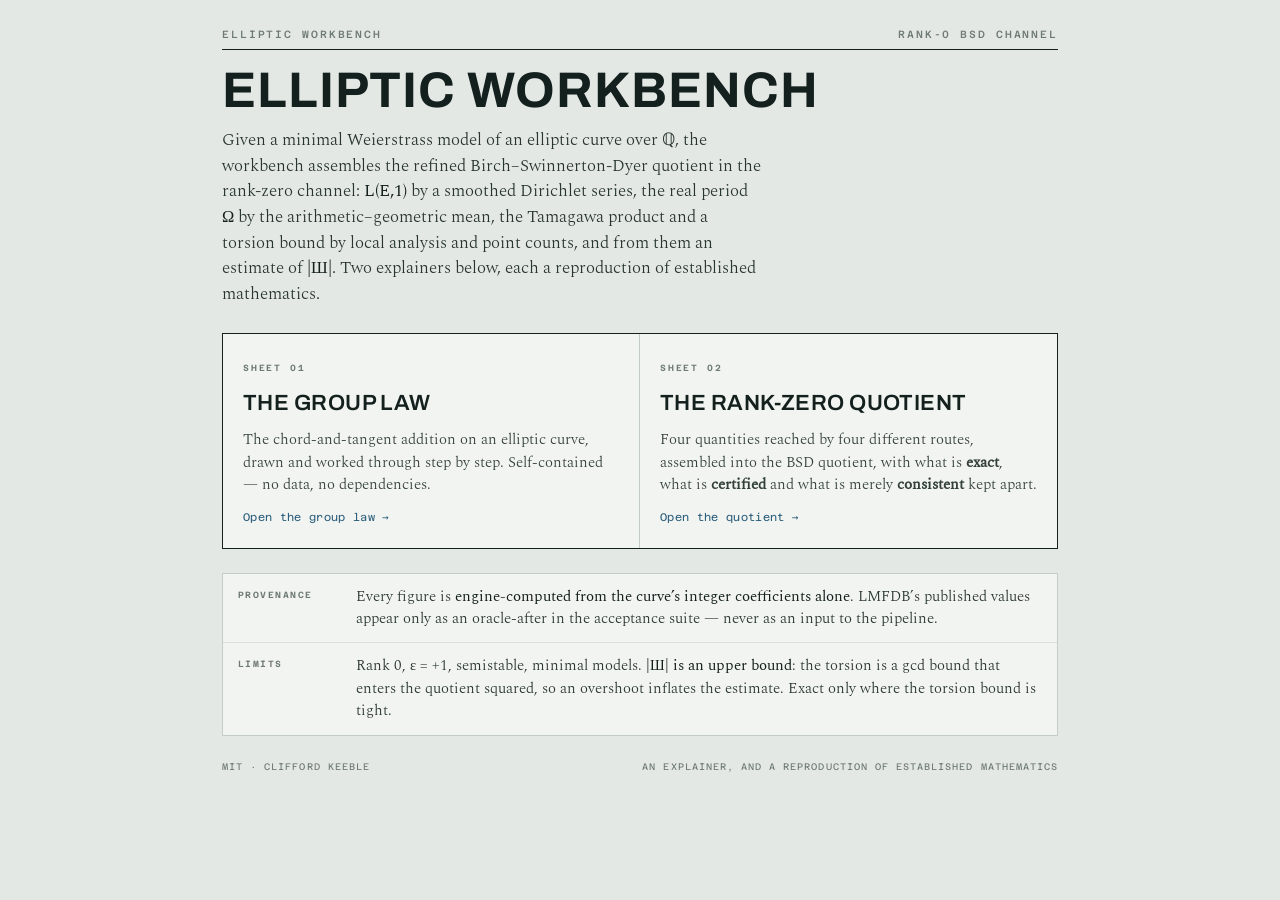
<file: index.html>
<!DOCTYPE html>
<html lang="en-GB">
<head>
<meta charset="utf-8">
<meta name="viewport" content="width=device-width, initial-scale=1">
<title>Elliptic workbench</title>
<link rel="stylesheet" href="web/fonts/fonts.css">
<style>
:root{
  --film:#E4E8E4; --plate:#F2F4F1; --ink:#14201E; --graphite:#6E7A76;
  --rule:#C4CCC6; --hair:#D9DFDA; --blue:#2D5F7C; --accent:#B8391E; --ochre:#8A6D1F;
  --display:"Archivo",-apple-system,"Segoe UI",sans-serif;
  --body:"Spectral",Georgia,serif;
  --data:"Azeret Mono",ui-monospace,"SFMono-Regular",Menlo,monospace;
}
*{box-sizing:border-box}
html,body{margin:0;padding:0}
body{background:var(--film);color:var(--ink);font-family:var(--body);
  font-size:16px;line-height:1.55;-webkit-font-smoothing:antialiased}
.sheet{max-width:880px;margin:0 auto;padding:26px 22px 44px}

.eyebrow{display:flex;justify-content:space-between;align-items:baseline;gap:16px;
  font-family:var(--data);font-size:10.5px;font-weight:500;letter-spacing:.18em;
  text-transform:uppercase;color:var(--graphite);
  border-bottom:1px solid var(--ink);padding-bottom:7px}
h1{font-family:var(--display);font-weight:700;font-size:clamp(30px,5.6vw,50px);
  line-height:1;letter-spacing:.02em;text-transform:uppercase;margin:16px 0 0}
.standfirst{max-width:60ch;margin:12px 0 0;font-size:16.5px;font-weight:300;color:#28352F}
.standfirst b{font-weight:400;color:var(--ink)}

/* the two panels */
.panels{display:grid;grid-template-columns:1fr 1fr;gap:0;margin-top:26px;
  border:1px solid var(--ink);background:var(--plate)}
.panels a{display:block;text-decoration:none;color:var(--ink);
  border-right:1px solid var(--rule);padding:20px 20px 22px}
.panels a:last-child{border-right:0}
.panels a:hover{background:#EBEEEA}
.panels a:focus-visible{outline:2px solid var(--accent);outline-offset:-2px}
.pk{font-family:var(--data);font-size:9px;font-weight:600;letter-spacing:.2em;
  text-transform:uppercase;color:var(--graphite)}
.pt{font-family:var(--display);font-weight:600;font-size:22px;letter-spacing:.02em;
  text-transform:uppercase;margin:7px 0 0}
.pd{margin:9px 0 0;font-size:14.5px;font-weight:300;color:#33403A}
.pgo{font-family:var(--data);font-size:11px;color:var(--blue);margin:12px 0 0;letter-spacing:.03em}

/* provenance + limits register */
.reg{margin-top:24px;border:1px solid var(--rule);background:var(--plate)}
.reg .row{display:flex;gap:14px;padding:12px 15px;border-bottom:1px solid var(--hair);
  font-size:14.5px;font-weight:300;color:#28352F}
.reg .row:last-child{border-bottom:0}
.reg .k{flex:none;width:104px;font-family:var(--data);font-size:9px;font-weight:600;
  letter-spacing:.16em;text-transform:uppercase;color:var(--graphite);padding-top:3px}
.reg b{font-weight:400;color:var(--ink)}

.foot{margin-top:24px;font-family:var(--data);font-size:9.5px;letter-spacing:.11em;
  text-transform:uppercase;color:var(--graphite);
  display:flex;justify-content:space-between;gap:16px;flex-wrap:wrap}

@media (max-width:640px){
  .panels{grid-template-columns:1fr}
  .panels a{border-right:0;border-bottom:1px solid var(--rule)}
  .panels a:last-child{border-bottom:0}
}
</style>
</head>
<body>
<div class="sheet">

  <div class="eyebrow">
    <span>Elliptic workbench</span>
    <span>Rank-0 BSD channel</span>
  </div>

  <h1>Elliptic workbench</h1>

  <p class="standfirst">
    Given a minimal Weierstrass model of an elliptic curve over&nbsp;ℚ, the workbench assembles
    the refined Birch&ndash;Swinnerton-Dyer quotient in the rank-zero channel: <b>L(E,1)</b> by a
    smoothed Dirichlet series, the real period <b>&Omega;</b> by the arithmetic&ndash;geometric
    mean, the Tamagawa product and a torsion bound by local analysis and point counts, and from
    them an estimate of <b>|&#1064;|</b>. Two explainers below, each a reproduction of established
    mathematics.
  </p>

  <div class="panels">
    <a href="web/group-law.html">
      <span class="pk">Sheet 01</span>
      <p class="pt">The group law</p>
      <p class="pd">The chord-and-tangent addition on an elliptic curve, drawn and worked through
        step by step. Self-contained &mdash; no data, no dependencies.</p>
      <p class="pgo">Open the group law &rarr;</p>
    </a>
    <a href="web/quotient-panel.html">
      <span class="pk">Sheet 02</span>
      <p class="pt">The rank-zero quotient</p>
      <p class="pd">Four quantities reached by four different routes, assembled into the BSD
        quotient, with what is <b>exact</b>, what is <b>certified</b> and what is merely
        <b>consistent</b> kept apart.</p>
      <p class="pgo">Open the quotient &rarr;</p>
    </a>
  </div>

  <div class="reg">
    <div class="row">
      <span class="k">Provenance</span>
      <span>Every figure is <b>engine-computed from the curve&rsquo;s integer coefficients alone</b>.
        LMFDB&rsquo;s published values appear only as an oracle-after in the acceptance suite &mdash;
        never as an input to the pipeline.</span>
    </div>
    <div class="row">
      <span class="k">Limits</span>
      <span>Rank&nbsp;0, &epsilon;&nbsp;=&nbsp;+1, semistable, minimal models. <b>|&#1064;| is an upper
        bound</b>: the torsion is a gcd bound that enters the quotient squared, so an overshoot
        inflates the estimate. Exact only where the torsion bound is tight.</span>
    </div>
  </div>

  <div class="foot">
    <span>MIT &middot; Clifford Keeble</span>
    <span>An explainer, and a reproduction of established mathematics</span>
  </div>

</div>
</body>
</html>
</file>
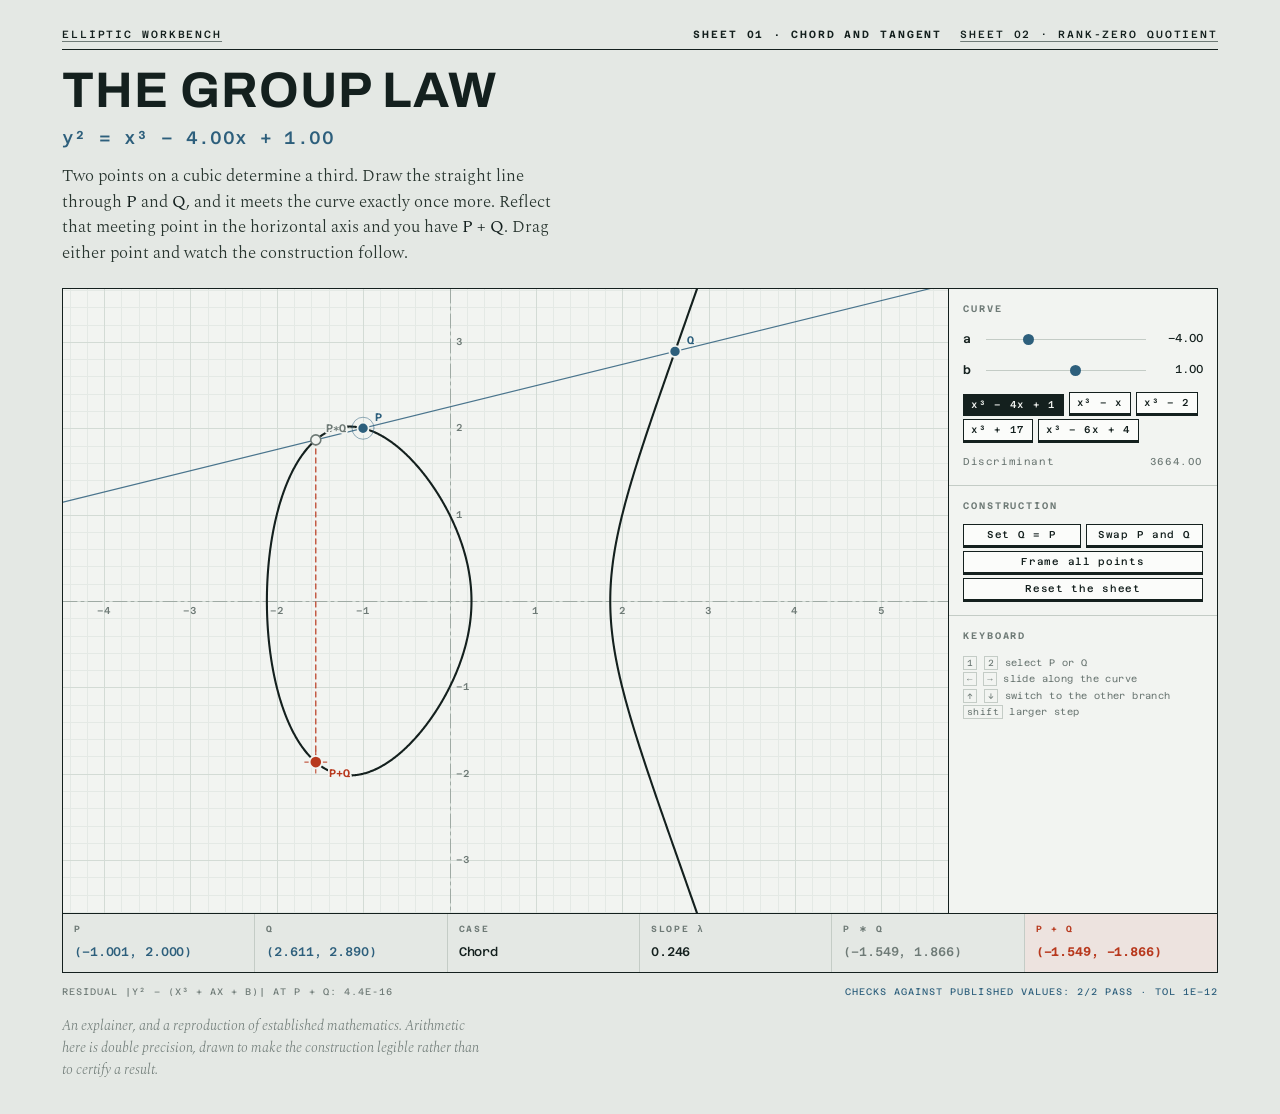
<file: web/group-law.html>
<!DOCTYPE html>
<html lang="en-GB">
<head>
<meta charset="utf-8">
<meta name="viewport" content="width=device-width, initial-scale=1">
<title>The group law</title>
<link rel="stylesheet" href="fonts/fonts.css">
<style>
:root{
  --film:#E4E8E4;
  --plate:#F2F4F1;
  --ink:#14201E;
  --graphite:#6E7A76;
  --rule:#C4CCC6;
  --hair:#D9DFDA;
  --blue:#2D5F7C;
  --accent:#B8391E;
  --display:"Archivo",-apple-system,"Segoe UI",sans-serif;
  --body:"Spectral",Georgia,serif;
  --data:"Azeret Mono",ui-monospace,"SFMono-Regular",Menlo,monospace;
}
*{box-sizing:border-box}
html,body{margin:0;padding:0}
body{
  background:var(--film);
  color:var(--ink);
  font-family:var(--body);
  font-size:16px;
  line-height:1.55;
  -webkit-font-smoothing:antialiased;
}
.sheet{max-width:1200px;margin:0 auto;padding:26px 22px 34px}

/* ---------- header ---------- */
.eyebrow{
  display:flex;justify-content:space-between;align-items:baseline;gap:6px 16px;flex-wrap:wrap;
  font-family:var(--data);font-size:10.5px;font-weight:500;
  letter-spacing:.18em;text-transform:uppercase;color:var(--graphite);
  border-bottom:1px solid var(--ink);padding-bottom:7px;
}
/* The top line is the way between the sheets: home, then each sheet, the current one marked. */
.eyebrow .sheets{display:flex;flex-wrap:wrap;gap:6px 18px}
.eyebrow a{color:var(--ink);text-decoration:underline;text-decoration-color:var(--graphite);text-decoration-thickness:1px;text-underline-offset:3px}
.eyebrow a:hover{color:var(--accent);text-decoration-color:currentColor}
.eyebrow a:focus-visible{outline:2px solid var(--accent);outline-offset:2px}
.eyebrow a[aria-current=page]{font-weight:600;text-decoration:none}
h1{
  font-family:var(--display);font-weight:700;
  font-size:clamp(30px,5.6vw,50px);line-height:1;
  letter-spacing:.02em;text-transform:uppercase;
  margin:16px 0 0;
}
.eqn{
  font-family:var(--data);font-size:clamp(14px,2.4vw,18px);font-weight:500;
  color:var(--blue);margin:8px 0 0;letter-spacing:.02em;
}
.standfirst{
  max-width:56ch;margin:12px 0 0;font-size:16.5px;font-weight:300;
  color:#28352F;
}
.standfirst b{font-weight:400;color:var(--ink)}

/* ---------- board ---------- */
.board{
  display:grid;grid-template-columns:minmax(0,1fr) 268px;gap:0;
  margin-top:22px;border:1px solid var(--ink);background:var(--plate);
}
.plate-wrap{position:relative;border-right:1px solid var(--ink);min-width:0}
canvas{display:block;width:100%;height:100%;touch-action:none;cursor:crosshair}
.plate-wrap:focus-visible{outline:2px solid var(--accent);outline-offset:-2px}
/* The frame takes its height from its width alone, never from the canvas it holds. */
.plate-wrap{aspect-ratio:1.42;outline:none;min-height:0}
.offview{
  position:absolute;left:10px;bottom:10px;
  display:none;align-items:center;gap:8px;
  background:var(--plate);border:1px solid var(--accent);
  padding:5px 8px;font-family:var(--data);font-size:10px;
  letter-spacing:.09em;text-transform:uppercase;color:var(--accent);
}
.offview.on{display:flex}
.offview button{
  font-family:var(--data);font-size:10px;letter-spacing:.09em;text-transform:uppercase;
  background:var(--accent);color:var(--plate);border:0;padding:3px 7px;cursor:pointer;
}

/* ---------- controls ---------- */
.panel{padding:0;min-width:0}
.grp{border-bottom:1px solid var(--rule);padding:13px 14px 15px}
.grp:last-child{border-bottom:0}
.grp h2{
  font-family:var(--data);font-size:9.5px;font-weight:600;
  letter-spacing:.2em;text-transform:uppercase;color:var(--graphite);
  margin:0 0 11px;
}
.slider{display:flex;align-items:center;gap:9px;margin-bottom:9px}
.slider label{
  font-family:var(--data);font-size:12px;font-weight:600;width:12px;color:var(--ink);
}
.slider input[type=range]{
  flex:1;min-width:0;height:18px;appearance:none;background:transparent;cursor:ew-resize;
}
.slider input[type=range]::-webkit-slider-runnable-track{height:1px;background:var(--rule)}
.slider input[type=range]::-moz-range-track{height:1px;background:var(--rule)}
.slider input[type=range]::-webkit-slider-thumb{
  appearance:none;width:11px;height:11px;margin-top:-5px;border-radius:50%;
  background:var(--blue);border:0;
}
.slider input[type=range]::-moz-range-thumb{
  width:11px;height:11px;border-radius:50%;background:var(--blue);border:0;
}
.slider input[type=range]:focus-visible{outline:2px solid var(--accent);outline-offset:3px}
.slider .num{
  font-family:var(--data);font-size:11.5px;font-variant-numeric:tabular-nums;
  width:46px;text-align:right;color:var(--ink);
}
.chips{display:flex;flex-wrap:wrap;gap:5px;margin-top:11px;padding-bottom:2px}
/* A button is a raised key: an ink edge with a 2px ink step under it, so it
   reads as something to press. Pressed, or selected, it sinks onto the step. */
.chip,.act{
  font-family:var(--data);font-size:10px;font-weight:500;letter-spacing:.07em;
  background:#FBFCFA;color:var(--ink);border:1px solid var(--ink);
  box-shadow:0 2px 0 var(--ink);
  padding:5px 7px;cursor:pointer;line-height:1;
  transition:transform .06s ease,box-shadow .06s ease,background-color .06s ease;
}
.chip:hover,.act:hover{background:#fff}
.chip:active,.act:active,.chip[aria-pressed=true]{transform:translateY(2px);box-shadow:0 0 0 var(--ink)}
.chip[aria-pressed=true]{background:var(--ink);color:var(--plate)}
.chip:focus-visible,.act:focus-visible{outline:2px solid var(--accent);outline-offset:2px}
.acts{display:grid;grid-template-columns:1fr 1fr;gap:5px}
.acts .wide{grid-column:1/-1}
.disc{
  font-family:var(--data);font-size:10px;letter-spacing:.06em;color:var(--graphite);
  margin-top:11px;display:flex;justify-content:space-between;
}
.disc.bad{color:var(--accent)}
.hint{
  font-family:var(--data);font-size:9.5px;line-height:1.7;letter-spacing:.04em;
  color:var(--graphite);margin:0;
}
.hint kbd{
  font-family:var(--data);font-size:9px;border:1px solid var(--rule);
  padding:1px 3px;background:var(--plate);
}

/* ---------- titleblock ---------- */
.titleblock{
  border:1px solid var(--ink);border-top:0;
  display:grid;grid-template-columns:repeat(6,1fr);
}
.cell{border-right:1px solid var(--rule);padding:9px 11px 10px;min-width:0}
.cell:last-child{border-right:0}
.lit{text-transform:none}
.cell .k{
  display:block;font-family:var(--data);font-size:9px;font-weight:600;
  letter-spacing:.19em;text-transform:uppercase;color:var(--graphite);margin-bottom:5px;
}
.cell .v{
  display:block;font-family:var(--data);font-size:12.5px;font-weight:500;
  font-variant-numeric:tabular-nums;letter-spacing:-.01em;
  white-space:nowrap;overflow:hidden;text-overflow:ellipsis;
}
.cell.q .v,.cell.p .v{color:var(--blue)}
.cell.star .v{color:var(--graphite)}
.cell.sum{background:#EDE3DF}
.cell.sum .k{color:var(--accent)}
.cell.sum .v{color:var(--accent);font-weight:600}

/* ---------- foot ---------- */
.foot{
  display:flex;justify-content:space-between;align-items:baseline;
  gap:20px;flex-wrap:wrap;margin-top:12px;
  font-family:var(--data);font-size:9.5px;letter-spacing:.11em;
  text-transform:uppercase;color:var(--graphite);
}
.foot .ok{color:var(--blue)}
.foot .fail{color:var(--accent);font-weight:600}
.note{
  max-width:60ch;margin:16px 0 0;font-size:14px;font-weight:300;
  font-style:italic;color:var(--graphite);
}

@media (max-width:880px){
  .board{grid-template-columns:1fr}
  .plate-wrap{border-right:0;border-bottom:1px solid var(--ink);aspect-ratio:1.12}
  .titleblock{grid-template-columns:repeat(2,1fr)}
  .cell{border-bottom:1px solid var(--rule)}
  .cell:nth-child(2n){border-right:0}
}
@media (prefers-reduced-motion:reduce){*{animation:none!important;transition:none!important}}
</style>
</head>
<body>
<div class="sheet">

  <nav class="eyebrow" aria-label="Elliptic workbench">
    <a href="../index.html">Elliptic workbench</a>
    <span class="sheets">
      <a href="group-law.html" aria-current="page">Sheet 01 &middot; Chord and tangent</a>
      <a href="quotient-panel.html">Sheet 02 &middot; Rank-zero quotient</a>
    </span>
  </nav>

  <h1>The group law</h1>
  <p class="eqn" id="eqn">y² = x³ − 4x + 1</p>
  <p class="standfirst">
    Two points on a cubic determine a third. Draw the straight line through <b>P</b> and <b>Q</b>,
    and it meets the curve exactly once more. Reflect that meeting point in the horizontal axis
    and you have <b>P + Q</b>. Drag either point and watch the construction follow.
  </p>

  <div class="board">
    <div class="plate-wrap" id="plateWrap" tabindex="0" role="application"
         aria-label="Elliptic curve plate. Press 1 or 2 to select a point, arrow keys to move it along the curve.">
      <canvas id="plate"></canvas>
      <div class="offview" id="offview">
        <span id="offviewText">P + Q is outside the view</span>
        <button type="button" id="fitBtn2">Frame it</button>
      </div>
    </div>

    <div class="panel">
      <div class="grp">
        <h2>Curve</h2>
        <div class="slider">
          <label for="sa">a</label>
          <input type="range" id="sa" min="-8" max="8" step="0.01" value="-4">
          <span class="num" id="na">−4.00</span>
        </div>
        <div class="slider">
          <label for="sb">b</label>
          <input type="range" id="sb" min="-8" max="8" step="0.01" value="1">
          <span class="num" id="nb">1.00</span>
        </div>
        <div class="chips" id="presets"></div>
        <div class="disc" id="disc"><span>Discriminant</span><span id="discV">·</span></div>
      </div>

      <div class="grp">
        <h2>Construction</h2>
        <div class="acts">
          <button class="act" type="button" id="dblBtn">Set Q = P</button>
          <button class="act" type="button" id="swapBtn">Swap P and Q</button>
          <button class="act wide" type="button" id="fitBtn">Frame all points</button>
          <button class="act wide" type="button" id="resetBtn">Reset the sheet</button>
        </div>
      </div>

      <div class="grp">
        <h2>Keyboard</h2>
        <p class="hint">
          <kbd>1</kbd> <kbd>2</kbd> select P or Q<br>
          <kbd>←</kbd> <kbd>→</kbd> slide along the curve<br>
          <kbd>↑</kbd> <kbd>↓</kbd> switch to the other branch<br>
          <kbd>shift</kbd> larger step
        </p>
      </div>
    </div>
  </div>

  <div class="titleblock">
    <div class="cell p"><span class="k">P</span><span class="v" id="vP">·</span></div>
    <div class="cell q"><span class="k">Q</span><span class="v" id="vQ">·</span></div>
    <div class="cell"><span class="k">Case</span><span class="v" id="vCase">·</span></div>
    <div class="cell"><span class="k">Slope <span class="lit">λ</span></span><span class="v" id="vLam">·</span></div>
    <div class="cell star"><span class="k">P ∗ Q</span><span class="v" id="vStar">·</span></div>
    <div class="cell sum"><span class="k">P + Q</span><span class="v" id="vSum">·</span></div>
  </div>

  <div class="foot">
    <span>Residual |y² − (x³ + ax + b)| at P + Q: <span id="vRes">·</span></span>
    <span id="selfTest">Checks: running</span>
  </div>

  <p class="note">
    An explainer, and a reproduction of established mathematics. Arithmetic here is double
    precision, drawn to make the construction legible rather than to certify a result.
  </p>
</div>

<script>
"use strict";

const COL = {
  plate:"#F2F4F1", hair:"#E4E9E5", grid:"#D3DBD5", axis:"#9FAAA4",
  ink:"#14201E", graphite:"#6E7A76", blue:"#2D5F7C", accent:"#B8391E"
};

const MINUS = "\u2212";
const EPS = 1e-12;

/* ------------------------------------------------------------------ maths */

const f  = (x,a,b) => ((x*x + a)*x + b);
const fp = (x,a)   => (3*x*x + a);

// Real roots of x^3 + a x + b, ascending. Trigonometric / Cardano, then one
// Newton polish so the drawn endpoints sit on y = 0 to machine precision.
function realRoots(a,b){
  let out;
  const disc = 4*a*a*a + 27*b*b;          // < 0  =>  three distinct real roots
  if (disc < 0 && a < 0){
    const r = 2*Math.sqrt(-a/3);
    let c = (3*b)/(2*a) * Math.sqrt(-3/a);
    c = Math.max(-1, Math.min(1, c));
    const phi = Math.acos(c)/3;
    out = [0,1,2].map(k => r*Math.cos(phi - 2*Math.PI*k/3));
  } else {
    const p = a, q = b;
    const D = (q/2)*(q/2) + (p/3)*(p/3)*(p/3);
    const s = Math.sqrt(Math.max(0,D));
    const cbrt = v => Math.cbrt(v);
    out = [ cbrt(-q/2 + s) + cbrt(-q/2 - s) ];
  }
  out = out.map(x => {
    for (let i=0;i<3;i++){
      const d = fp(x,a);
      if (Math.abs(d) < 1e-13) break;
      x -= f(x,a,b)/d;
    }
    return x;
  });
  return out.sort((u,v)=>u-v);
}

// The group law. Returns the third intersection (star) and its reflection (sum).
function groupAdd(a, P, Q){
  const x1=P.x, y1=P.y, x2=Q.x, y2=Q.y;
  const same = Math.abs(x1-x2) < 1e-9 && Math.abs(y1-y2) < 1e-9;
  let lam, kind;
  if (same){
    if (Math.abs(y1) < 1e-9) return {kind:"tangent", infinity:true, why:"order 2"};
    lam = fp(x1,a)/(2*y1); kind = "tangent";
  } else if (Math.abs(x1-x2) < 1e-9){
    return {kind:"vertical", infinity:true, why:"inverses"};
  } else {
    lam = (y2-y1)/(x2-x1); kind = "chord";
  }
  const x3 = lam*lam - x1 - x2;
  const ys = y1 + lam*(x3 - x1);
  return {kind, infinity:false, lam, star:{x:x3,y:ys}, sum:{x:x3,y:-ys}};
}

/* ------------------------------------------------------- curve components */

// Each component: {lo, hi, pts}. hi = Infinity marks the unbounded branch.
function buildComponents(a,b,xFar){
  const r = realRoots(a,b);
  const comps = [];
  const N = 420;

  if (r.length === 3 && (r[1]-r[0]) > 1e-9){
    const lo=r[0], hi=r[1], mid=(lo+hi)/2, half=(hi-lo)/2;
    const up=[], dn=[];
    for (let i=0;i<=N;i++){                       // Chebyshev spacing: dense at the ends
      const t = Math.PI*(1 - i/N);
      const x = mid + half*Math.cos(t);
      const y = Math.sqrt(Math.max(0, f(x,a,b)));
      up.push({x,y}); dn.push({x,y:-y});
    }
    dn.reverse();
    comps.push({lo, hi, pts: up.concat(dn), closed:true});
  }
  const rb = r.length === 3 ? r[2] : r[0];
  {
    const span = Math.max(xFar - rb, 1);
    const up=[], dn=[];
    for (let i=0;i<=N;i++){
      const s = i/N;
      const x = rb + span*s*s;                    // dense at the turning point
      const y = Math.sqrt(Math.max(0, f(x,a,b)));
      up.push({x,y}); dn.push({x,y:-y});
    }
    dn.reverse();
    comps.push({lo:rb, hi:Infinity, pts: dn.concat(up), closed:false});
  }
  return comps;
}

/* -------------------------------------------------------------- app state */

const PRESETS = [
  {label:"x³ − 4x + 1", a:-4,  b:1},
  {label:"x³ − x",      a:-1,  b:0},
  {label:"x³ − 2",      a:0,   b:-2},
  {label:"x³ + 17",     a:0,   b:17},
  {label:"x³ − 6x + 4", a:-6,  b:4}
];

const S = {
  a:-4, b:1,
  P:{ci:0, x:-1.0,  s:+1},
  Q:{ci:1, x: 2.60, s:-1},
  view:{cx:0.8, cy:0, scale:80},
  comps:[],
  drag:null, hover:null, sel:"P",
  reveal:1
};

const cv   = document.getElementById("plate");
const ctx  = cv.getContext("2d");
const wrap = document.getElementById("plateWrap");
let W=0, H=0;

const toSX = x => W/2 + (x - S.view.cx)*S.view.scale;
const toSY = y => H/2 - (y - S.view.cy)*S.view.scale;
const toWX = px => S.view.cx + (px - W/2)/S.view.scale;
const toWY = py => S.view.cy - (py - H/2)/S.view.scale;

function pointOf(p){
  const c = S.comps[Math.min(p.ci, S.comps.length-1)];
  let x = p.x;
  if (c){ x = Math.max(c.lo, Math.min(c.hi===Infinity ? x : c.hi, x)); }
  return {x, y: p.s * Math.sqrt(Math.max(0, f(x, S.a, S.b)))};
}

function rebuild(){
  const xFar = toWX(W) + 4;
  S.comps = buildComponents(S.a, S.b, Math.max(xFar, 6));
  for (const k of ["P","Q"]){
    const p = S[k];
    if (p.ci >= S.comps.length) p.ci = S.comps.length-1;
    const c = S.comps[p.ci];
    p.x = Math.max(c.lo, Math.min(c.hi===Infinity ? p.x : c.hi, p.x));
  }
}

// Project a screen position onto the nearest sampled segment of the curve.
function snap(px, py){
  let best=null;
  for (let ci=0; ci<S.comps.length; ci++){
    const pts = S.comps[ci].pts;
    for (let i=0;i<pts.length-1;i++){
      const ax=toSX(pts[i].x),   ay=toSY(pts[i].y);
      const bx=toSX(pts[i+1].x), by=toSY(pts[i+1].y);
      const dx=bx-ax, dy=by-ay;
      const L=dx*dx+dy*dy; if (!L) continue;
      let t=((px-ax)*dx + (py-ay)*dy)/L;
      t = t<0?0:t>1?1:t;
      const qx=ax+t*dx, qy=ay+t*dy;
      const d=(px-qx)*(px-qx)+(py-qy)*(py-qy);
      if (!best || d<best.d) best={d, ci, wx:toWX(qx), wy:toWY(qy)};
    }
  }
  if (!best) return null;
  const c = S.comps[best.ci];
  const x = Math.max(c.lo, Math.min(c.hi===Infinity ? best.wx : c.hi, best.wx));
  return {ci:best.ci, x, s: best.wy >= 0 ? 1 : -1, d:Math.sqrt(best.d)};
}

/* -------------------------------------------------------------- rendering */

function niceStep(target){
  const raw = target / S.view.scale;
  const mag = Math.pow(10, Math.floor(Math.log10(raw)));
  const n = raw/mag;
  return (n<1.5?1:n<3.5?2:n<7.5?5:10)*mag;
}

function drawGrid(){
  const step = niceStep(78), minor = step/5;
  const x0=toWX(0), x1=toWX(W), y1=toWY(0), y0=toWY(H);

  ctx.lineWidth=1;
  ctx.strokeStyle=COL.hair; ctx.beginPath();
  for (let x=Math.ceil(x0/minor)*minor; x<x1; x+=minor){ const sx=Math.round(toSX(x))+.5; ctx.moveTo(sx,0); ctx.lineTo(sx,H); }
  for (let y=Math.ceil(y0/minor)*minor; y<y1; y+=minor){ const sy=Math.round(toSY(y))+.5; ctx.moveTo(0,sy); ctx.lineTo(W,sy); }
  ctx.stroke();

  ctx.strokeStyle=COL.grid; ctx.beginPath();
  for (let x=Math.ceil(x0/step)*step; x<x1; x+=step){ const sx=Math.round(toSX(x))+.5; ctx.moveTo(sx,0); ctx.lineTo(sx,H); }
  for (let y=Math.ceil(y0/step)*step; y<y1; y+=step){ const sy=Math.round(toSY(y))+.5; ctx.moveTo(0,sy); ctx.lineTo(W,sy); }
  ctx.stroke();

  // Axes in the drafting centre-line pattern.
  ctx.save();
  ctx.strokeStyle=COL.axis; ctx.lineWidth=1; ctx.setLineDash([14,4,3,4]);
  ctx.beginPath();
  ctx.moveTo(0, Math.round(toSY(0))+.5); ctx.lineTo(W, Math.round(toSY(0))+.5);
  ctx.moveTo(Math.round(toSX(0))+.5, 0); ctx.lineTo(Math.round(toSX(0))+.5, H);
  ctx.stroke();
  ctx.restore();

  ctx.fillStyle=COL.graphite;
  ctx.font='500 10px "Azeret Mono", monospace';
  ctx.textAlign="center"; ctx.textBaseline="top";
  const ay = Math.min(H-14, Math.max(4, toSY(0)+5));
  for (let x=Math.ceil(x0/step)*step; x<x1; x+=step){
    if (Math.abs(x)<step/100) continue;
    ctx.fillText(fmt(x, step<1?1:0), toSX(x), ay);
  }
  ctx.textAlign="left"; ctx.textBaseline="middle";
  const ax = Math.min(W-26, Math.max(4, toSX(0)+6));
  for (let y=Math.ceil(y0/step)*step; y<y1; y+=step){
    if (Math.abs(y)<step/100) continue;
    ctx.fillText(fmt(y, step<1?1:0), ax, toSY(y));
  }
}

function drawCurve(){
  ctx.strokeStyle=COL.ink; ctx.lineWidth=2.1;
  ctx.lineJoin="round"; ctx.lineCap="round";
  for (const c of S.comps){
    const n = Math.max(2, Math.floor(c.pts.length*S.reveal));
    ctx.beginPath();
    for (let i=0;i<n;i++){
      const p=c.pts[i];
      i ? ctx.lineTo(toSX(p.x), toSY(p.y)) : ctx.moveTo(toSX(p.x), toSY(p.y));
    }
    if (c.closed && n===c.pts.length) ctx.closePath();
    ctx.stroke();
  }
}

function tick(x,y,ang,len,col){
  ctx.save(); ctx.translate(x,y); ctx.rotate(ang);
  ctx.strokeStyle=col; ctx.lineWidth=1;
  ctx.beginPath(); ctx.moveTo(0,-len); ctx.lineTo(0,len); ctx.stroke();
  ctx.restore();
}

function label(text,x,y,col,align){
  ctx.font='600 11px "Azeret Mono", monospace';
  ctx.textAlign=align||"left"; ctx.textBaseline="middle";
  ctx.lineWidth=3.5; ctx.strokeStyle=COL.plate; ctx.lineJoin="round";
  ctx.strokeText(text,x,y);
  ctx.fillStyle=col; ctx.fillText(text,x,y);
}

function dot(x,y,r,fill,ring){
  ctx.beginPath(); ctx.arc(x,y,r,0,7);
  ctx.fillStyle=fill; ctx.fill();
  ctx.lineWidth=1.8; ctx.strokeStyle=ring||COL.plate; ctx.stroke();
}

function drawConstruction(P,Q,G){
  const sp={x:toSX(P.x),y:toSY(P.y)}, sq={x:toSX(Q.x),y:toSY(Q.y)};

  if (G.infinity){
    ctx.save();
    ctx.strokeStyle=COL.accent; ctx.lineWidth=1.3; ctx.setLineDash([7,5]);
    ctx.beginPath(); ctx.moveTo(sp.x,0); ctx.lineTo(sp.x,H); ctx.stroke();
    ctx.restore();
    label("→ O", sp.x+9, 16, COL.accent);
  } else {
    // Construction line, run right across the plate the way a ruler would.
    const lx0=toWX(0), lx1=toWX(W);
    const ly = x => P.y + G.lam*(x - P.x);
    ctx.save();
    ctx.strokeStyle=COL.blue; ctx.lineWidth=1.15; ctx.globalAlpha=.85;
    ctx.beginPath();
    ctx.moveTo(toSX(lx0), toSY(ly(lx0)));
    ctx.lineTo(toSX(lx1), toSY(ly(lx1)));
    ctx.stroke();
    ctx.restore();

    const ss={x:toSX(G.star.x),y:toSY(G.star.y)};
    const su={x:toSX(G.sum.x), y:toSY(G.sum.y)};

    // Reflection: extension line with end ticks, the drafting convention.
    ctx.save();
    ctx.strokeStyle=COL.accent; ctx.lineWidth=1.2; ctx.setLineDash([5,4]);
    ctx.beginPath(); ctx.moveTo(ss.x,ss.y); ctx.lineTo(su.x,su.y); ctx.stroke();
    ctx.restore();
    tick(ss.x,ss.y,Math.PI/2,4,COL.accent);
    tick(su.x,su.y,Math.PI/2,4,COL.accent);

    // Third intersection, hollow.
    ctx.beginPath(); ctx.arc(ss.x,ss.y,5,0,7);
    ctx.fillStyle=COL.plate; ctx.fill();
    ctx.lineWidth=1.6; ctx.strokeStyle=COL.graphite; ctx.stroke();
    label("P∗Q", ss.x+10, ss.y - (G.star.y>=G.sum.y?11:-11), COL.graphite);

    // The result, marked as a found point.
    dot(su.x,su.y,6.2,COL.accent);
    ctx.save();
    ctx.strokeStyle=COL.accent; ctx.lineWidth=1;
    ctx.beginPath();
    ctx.moveTo(su.x-11,su.y); ctx.lineTo(su.x-7.5,su.y);
    ctx.moveTo(su.x+7.5,su.y); ctx.lineTo(su.x+11,su.y);
    ctx.moveTo(su.x,su.y-11); ctx.lineTo(su.x,su.y-7.5);
    ctx.moveTo(su.x,su.y+7.5); ctx.lineTo(su.x,su.y+11);
    ctx.stroke(); ctx.restore();
    label("P+Q", su.x+13, su.y + (G.sum.y>=G.star.y?-12:12), COL.accent);
  }

  for (const [k,s,p] of [["P",sp,P],["Q",sq,Q]]){
    const live = S.drag===k || S.hover===k || S.sel===k;
    if (live){
      ctx.beginPath(); ctx.arc(s.x,s.y,11,0,7);
      ctx.strokeStyle=COL.blue; ctx.lineWidth=1; ctx.globalAlpha=.5; ctx.stroke(); ctx.globalAlpha=1;
    }
    dot(s.x,s.y,5.6,COL.blue);
    label(k, s.x+12, s.y-11, COL.blue);
  }
}

function draw(){
  ctx.fillStyle=COL.plate; ctx.fillRect(0,0,W,H);
  drawGrid();
  drawCurve();
  if (S.reveal >= 1){
    const P=pointOf(S.P), Q=pointOf(S.Q);
    drawConstruction(P,Q,groupAdd(S.a,P,Q));
  }
}

/* --------------------------------------------------------------- readouts */

function fmt(v,d){
  d = d===undefined ? 3 : d;
  if (!isFinite(v)) return "∞";
  let s = Math.abs(v) < 5e-4 && v !== 0 ? v.toExponential(2) : v.toFixed(d);
  if (s === "-" + (0).toFixed(d)) s = (0).toFixed(d);
  return s.replace("-", MINUS);
}
const pair = p => "(" + fmt(p.x) + ", " + fmt(p.y) + ")";

function sync(){
  const P=pointOf(S.P), Q=pointOf(S.Q), G=groupAdd(S.a,P,Q);
  document.getElementById("vP").textContent = pair(P);
  document.getElementById("vQ").textContent = pair(Q);

  const off = document.getElementById("offview");
  if (G.infinity){
    document.getElementById("vCase").textContent =
      G.why === "order 2" ? "Vertical tangent" : "Vertical line";
    document.getElementById("vLam").textContent  = "undefined";
    document.getElementById("vStar").textContent = "O";
    document.getElementById("vSum").textContent  = "O";
    document.getElementById("vRes").textContent  = "not applicable";
    off.classList.remove("on");
  } else {
    document.getElementById("vCase").textContent = G.kind==="tangent" ? "Tangent (doubling)" : "Chord";
    document.getElementById("vLam").textContent  = fmt(G.lam);
    document.getElementById("vStar").textContent = pair(G.star);
    document.getElementById("vSum").textContent  = pair(G.sum);
    const res = Math.abs(G.sum.y*G.sum.y - f(G.sum.x,S.a,S.b));
    document.getElementById("vRes").textContent = res.toExponential(1);

    const sx=toSX(G.sum.x), sy=toSY(G.sum.y);
    const outside = sx<8 || sx>W-8 || sy<8 || sy>H-8;
    off.classList.toggle("on", outside);
    document.getElementById("offviewText").textContent =
      "P + Q sits at " + pair(G.sum);
  }

  const d = -16*(4*S.a*S.a*S.a + 27*S.b*S.b);
  const dEl = document.getElementById("disc");
  dEl.classList.toggle("bad", Math.abs(d) < 1e-6);
  document.getElementById("discV").textContent =
    Math.abs(d) < 1e-6 ? "0, singular" : fmt(d,2);

  document.getElementById("eqn").textContent =
    "y² = x³ " + (S.a<0?MINUS:"+") + " " + Math.abs(S.a).toFixed(2) + "x " +
    (S.b<0?MINUS:"+") + " " + Math.abs(S.b).toFixed(2);
  document.getElementById("na").textContent = fmt(S.a,2);
  document.getElementById("nb").textContent = fmt(S.b,2);
}

const render = () => { draw(); sync(); };

/* ----------------------------------------------------------------- layout */

// The canvas fills the frame inside its 1px rule. Sized with the rule included, it came out 1px too
// tall wherever the rule runs along the bottom (narrow screens), the frame grew to hold it, the
// observer fired again, and the plate grew without end.
function resize(){
  const dpr = Math.min(window.devicePixelRatio||1, 2);
  W = Math.max(200, wrap.clientWidth);
  H = Math.max(160, wrap.clientHeight);
  cv.width = W*dpr; cv.height = H*dpr;
  cv.style.width = W+"px"; cv.style.height = H+"px";
  ctx.setTransform(dpr,0,0,dpr,0,0);
  rebuild(); render();
}

// Opening view: frame the curve and the two handles, and let the third
// intersection fall where the geometry puts it. On a single-component curve
// that is often far to the right, which is true and worth seeing.
function frameCurve(){
  const r = realRoots(S.a,S.b);
  const P = pointOf(S.P), Q = pointOf(S.Q);
  const x0 = Math.min(r[0], P.x, Q.x) - 0.8;
  const x1 = Math.max(r[r.length-1], P.x, Q.x) + 1.6;
  let span = Math.max(x1-x0, 1);
  const needY = Math.max(Math.abs(P.y), Math.abs(Q.y)) * 1.25;
  const half  = (H/W)*span/2;
  if (needY > half) span *= needY/half;
  S.view.scale = W/span;
  S.view.cx = (x0+x1)/2;
  S.view.cy = 0;
  rebuild(); render();
}

function frameAll(){
  const P=pointOf(S.P), Q=pointOf(S.Q), G=groupAdd(S.a,P,Q);
  const r = realRoots(S.a,S.b);
  const xs=[P.x,Q.x,r[0],r[r.length-1]], ys=[P.y,Q.y];
  if (!G.infinity){ xs.push(G.sum.x); ys.push(G.sum.y, G.star.y); }
  let x0=Math.min(...xs), x1=Math.max(...xs), y0=Math.min(...ys), y1=Math.max(...ys);
  const padX=Math.max(1.2,(x1-x0)*0.18), padY=Math.max(1.2,(y1-y0)*0.18);
  x0-=padX; x1+=padX; y0-=padY; y1+=padY;
  S.view.scale = Math.min(W/(x1-x0), H/(y1-y0));
  S.view.cx = (x0+x1)/2; S.view.cy = (y0+y1)/2;
  rebuild(); render();
}

/* --------------------------------------------------------------- pointers */

function local(e){
  const r=cv.getBoundingClientRect();
  return {x:e.clientX-r.left, y:e.clientY-r.top};
}
function nearestHandle(px,py){
  let hit=null, bd=22;
  for (const k of ["P","Q"]){
    const p=pointOf(S[k]);
    const d=Math.hypot(px-toSX(p.x), py-toSY(p.y));
    if (d<bd){ bd=d; hit=k; }
  }
  return hit;
}

cv.addEventListener("pointerdown", e => {
  const {x,y} = local(e);
  let k = nearestHandle(x,y);
  if (!k){
    const sn = snap(x,y);
    if (sn && sn.d < 26){
      const dP=Math.hypot(x-toSX(pointOf(S.P).x), y-toSY(pointOf(S.P).y));
      const dQ=Math.hypot(x-toSX(pointOf(S.Q).x), y-toSY(pointOf(S.Q).y));
      k = dP<=dQ ? "P" : "Q";
      S[k].ci=sn.ci; S[k].x=sn.x; S[k].s=sn.s;
    }
  }
  if (!k){ S.drag="pan"; S.panFrom={x,y,cx:S.view.cx,cy:S.view.cy}; cv.style.cursor="grabbing"; }
  else { S.drag=k; S.sel=k; }
  cv.setPointerCapture(e.pointerId);
  render();
});

cv.addEventListener("pointermove", e => {
  const {x,y}=local(e);
  if (S.drag==="pan"){
    S.view.cx = S.panFrom.cx - (x-S.panFrom.x)/S.view.scale;
    S.view.cy = S.panFrom.cy + (y-S.panFrom.y)/S.view.scale;
    rebuild(); render(); return;
  }
  if (S.drag){
    const sn=snap(x,y);
    if (sn){ const p=S[S.drag]; p.ci=sn.ci; p.x=sn.x; p.s=sn.s; render(); }
    return;
  }
  const h=nearestHandle(x,y);
  cv.style.cursor = h ? "grab" : "crosshair";
  if (h!==S.hover){ S.hover=h; render(); }
});

function endDrag(){ S.drag=null; cv.style.cursor="crosshair"; render(); }
cv.addEventListener("pointerup", endDrag);
cv.addEventListener("pointercancel", endDrag);
cv.addEventListener("pointerleave", () => { if(!S.drag && S.hover){ S.hover=null; render(); } });

cv.addEventListener("wheel", e => {
  e.preventDefault();
  const {x,y}=local(e);
  const wx=toWX(x), wy=toWY(y);
  const k = Math.exp(-e.deltaY*0.0016);
  S.view.scale = Math.max(8, Math.min(900, S.view.scale*k));
  S.view.cx = wx - (x - W/2)/S.view.scale;
  S.view.cy = wy + (y - H/2)/S.view.scale;
  rebuild(); render();
}, {passive:false});

wrap.addEventListener("keydown", e => {
  if (e.key==="1"||e.key==="2"){ S.sel = e.key==="1"?"P":"Q"; render(); e.preventDefault(); return; }
  const p=S[S.sel]; if(!p) return;
  const step = (e.shiftKey?10:1) * 2.2/S.view.scale;
  if (e.key==="ArrowLeft"||e.key==="ArrowRight"){
    const c=S.comps[p.ci];
    let nx = p.x + (e.key==="ArrowRight" ? step : -step);
    nx = Math.max(c.lo, Math.min(c.hi===Infinity?nx:c.hi, nx));
    p.x = nx; render(); e.preventDefault();
  } else if (e.key==="ArrowUp"||e.key==="ArrowDown"){
    p.s = e.key==="ArrowUp" ? 1 : -1; render(); e.preventDefault();
  }
});

/* ---------------------------------------------------------------- widgets */

const sa=document.getElementById("sa"), sb=document.getElementById("sb");
function setCurve(a,b,refit){
  S.a=a; S.b=b; sa.value=a; sb.value=b;
  rebuild();
  for (const k of ["P","Q"]){
    const p=S[k], c=S.comps[Math.min(p.ci,S.comps.length-1)];
    p.ci=Math.min(p.ci,S.comps.length-1);
    p.x=Math.max(c.lo, Math.min(c.hi===Infinity?p.x:c.hi, p.x));
  }
  if (refit) frameAll(); else render();
  syncChips();
}
sa.addEventListener("input", ()=>setCurve(parseFloat(sa.value), S.b, false));
sb.addEventListener("input", ()=>setCurve(S.a, parseFloat(sb.value), false));

// One placement path, used by start-up, the presets and reset alike.
// Both points take the upper branch: a same-sign chord stays shallow, so the
// third intersection lands inside the frame instead of racing off to the right.
function applyPreset(p){
  S.a=p.a; S.b=p.b; sa.value=p.a; sb.value=p.b;
  rebuild();
  const first=S.comps[0], last=S.comps[S.comps.length-1];
  S.P = S.comps.length > 1
    ? {ci:0, x:first.lo + 0.47*(first.hi-first.lo), s:+1}   // oval
    : {ci:0, x:first.lo + 0.30, s:+1};                      // lone branch
  S.Q = S.comps.length > 1
    ? {ci:S.comps.length-1, x:last.lo + 0.75, s:+1}
    : {ci:0, x:first.lo + 0.90, s:+1};
  S.sel="P";
  frameCurve();
  syncChips();
}

const chips=document.getElementById("presets");
PRESETS.forEach(p => {
  const btn=document.createElement("button");
  btn.className="chip"; btn.type="button"; btn.textContent=p.label;
  btn.setAttribute("aria-pressed","false");
  btn.addEventListener("click", ()=>applyPreset(p));
  chips.appendChild(btn);
});
function syncChips(){
  [...chips.children].forEach((btn,i)=>{
    const p=PRESETS[i];
    btn.setAttribute("aria-pressed", String(Math.abs(p.a-S.a)<1e-9 && Math.abs(p.b-S.b)<1e-9));
  });
}

document.getElementById("dblBtn").addEventListener("click", ()=>{
  S.Q={...S.P}; S.sel="Q"; render();
});
document.getElementById("swapBtn").addEventListener("click", ()=>{
  const t=S.P; S.P=S.Q; S.Q=t; render();
});
document.getElementById("fitBtn").addEventListener("click", frameAll);
document.getElementById("fitBtn2").addEventListener("click", frameAll);
document.getElementById("resetBtn").addEventListener("click", ()=>applyPreset(PRESETS[0]));

/* ------------------------------------------------------------- self-check */
// Tolerance stated before the output is read: relative agreement < 1e-12
// against published rational values. This is a numerical agreement check,
// not exact rational arithmetic.
(function selfTest(){
  const cases=[
    {a:0,b:-2, P:{x:3,y:5},  Q:{x:3,y:5},  want:[129/100, -383/1000]},
    {a:0,b:17, P:{x:-1,y:4}, Q:{x:2,y:5},  want:[-8/9, -109/27]}
  ];
  let pass=0;
  for (const c of cases){
    const g=groupAdd(c.a,c.P,c.Q);
    if (g.infinity) continue;
    const dx=Math.abs(g.sum.x-c.want[0])/Math.max(1,Math.abs(c.want[0]));
    const dy=Math.abs(g.sum.y-c.want[1])/Math.max(1,Math.abs(c.want[1]));
    if (dx<1e-12 && dy<1e-12) pass++;
  }
  const el=document.getElementById("selfTest");
  const ok = pass===cases.length;
  el.className = ok ? "ok" : "fail";
  el.textContent = "Checks against published values: " + pass + "/" + cases.length +
                   (ok ? " pass" : " FAIL") + " · tol 1e−12";
})();

/* -------------------------------------------------------------- start-up */

new ResizeObserver(resize).observe(wrap);
resize();
applyPreset(PRESETS[0]);

if (!window.matchMedia("(prefers-reduced-motion: reduce)").matches){
  S.reveal = 0;
  const t0 = performance.now();
  (function step(t){
    const u = Math.min(1, (t-t0)/620);
    S.reveal = u<1 ? 1-Math.pow(1-u,3) : 1;
    draw();
    if (u<1) requestAnimationFrame(step); else render();
  })(t0);
}
</script>
</body>
</html>
</file>
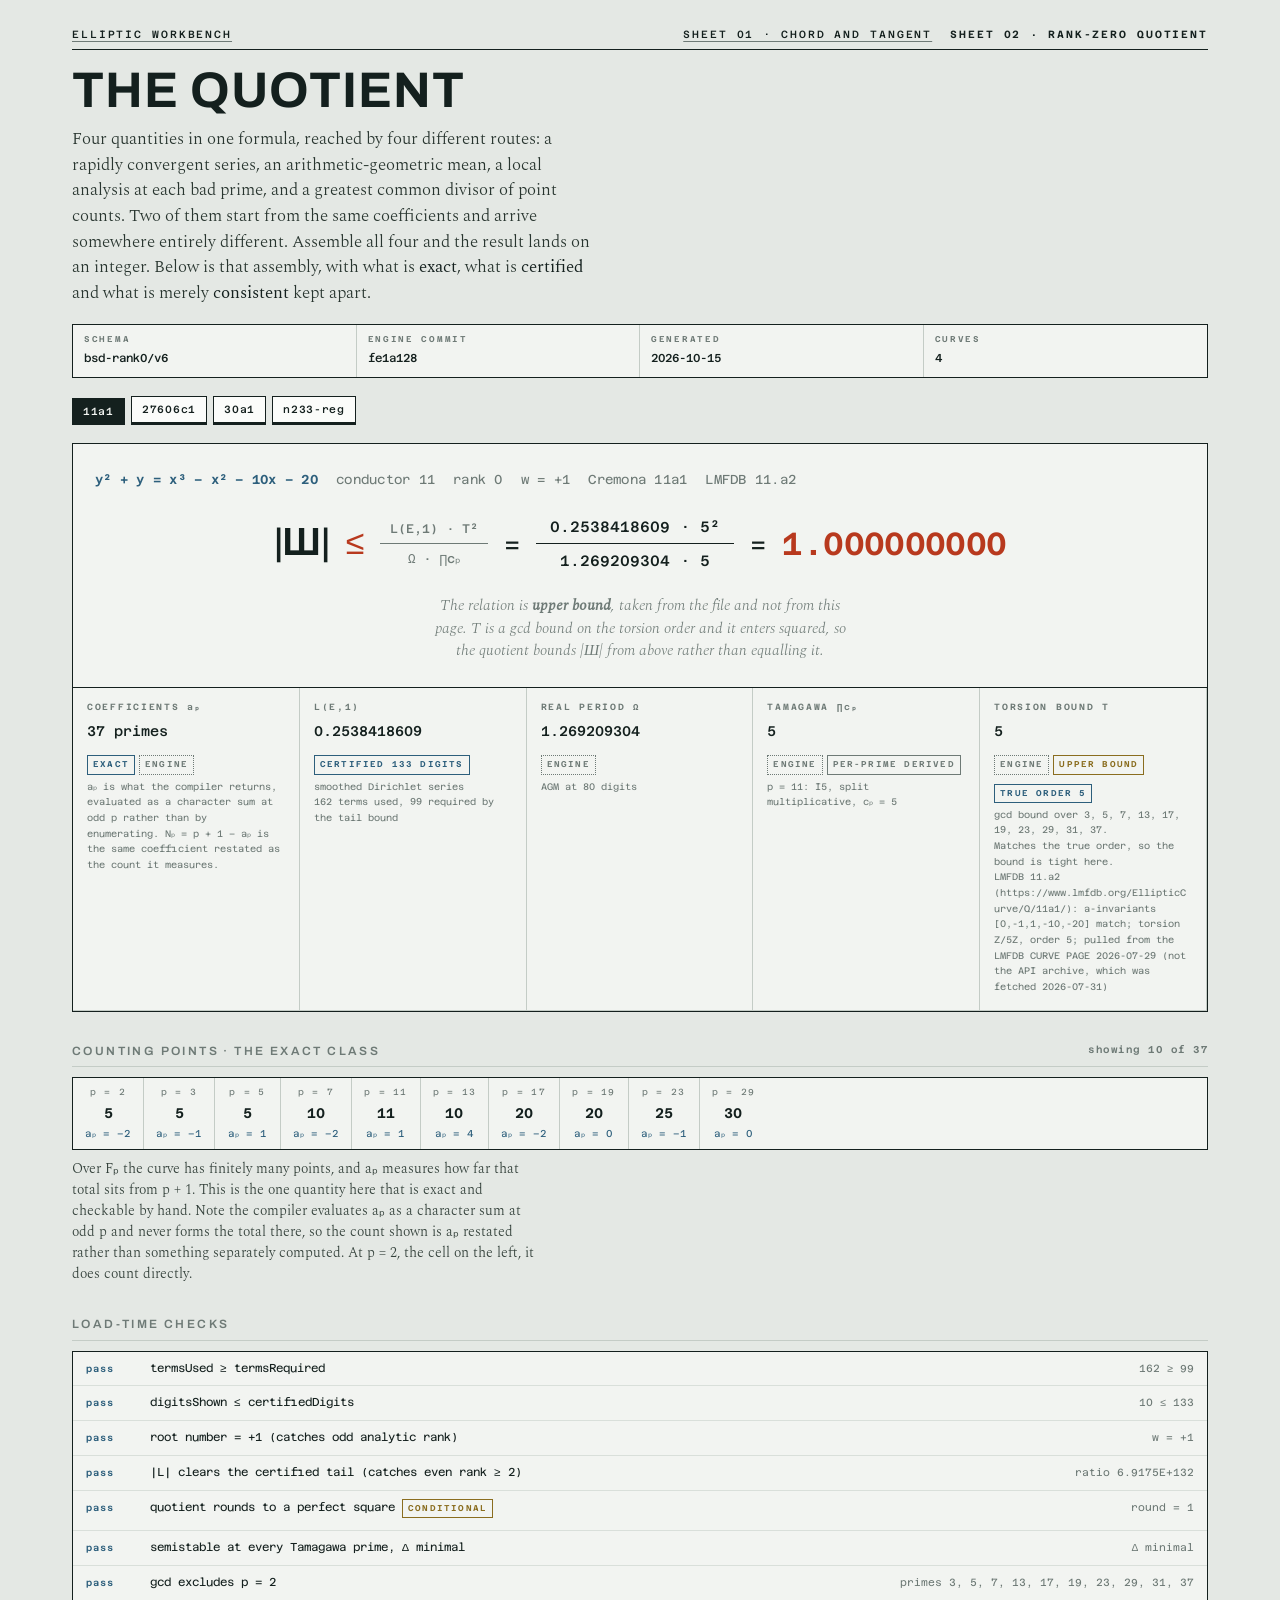
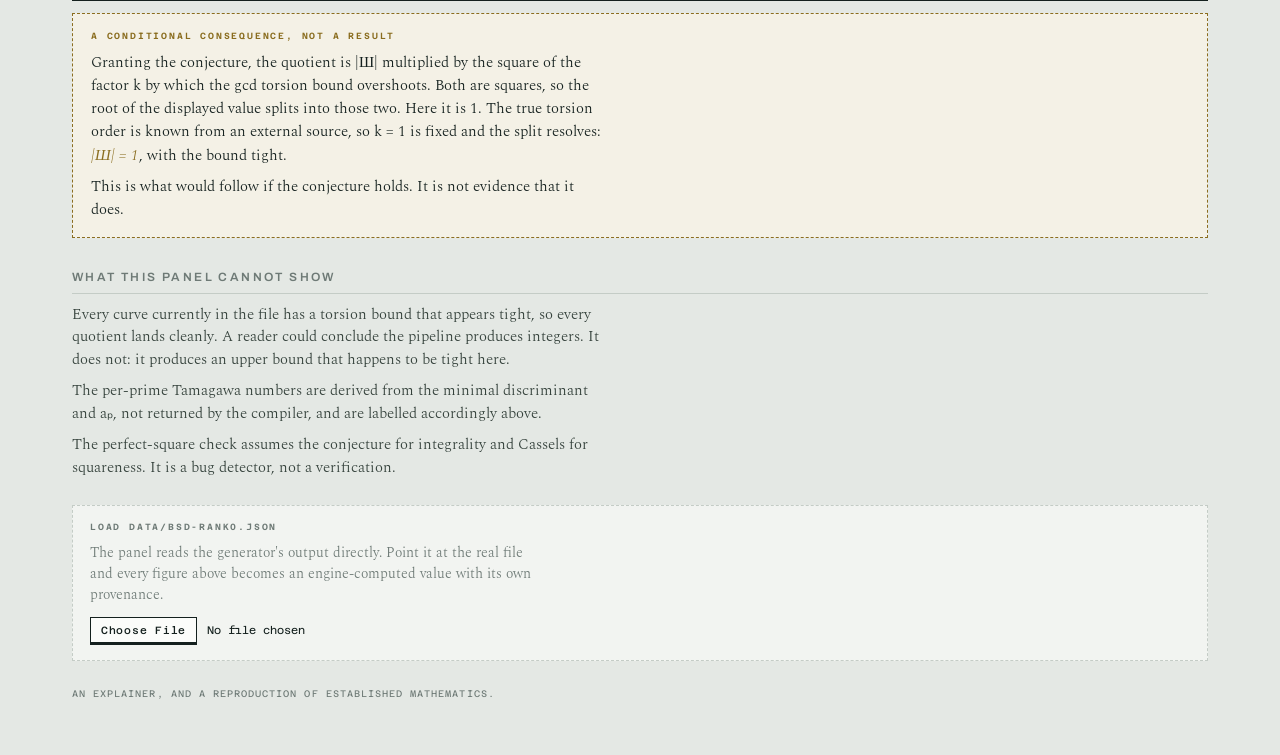
<file: web/quotient-panel.html>
<!DOCTYPE html>
<html lang="en-GB">
<head>
<meta charset="utf-8">
<meta name="viewport" content="width=device-width, initial-scale=1">
<title>The rank-zero quotient</title>
<link rel="stylesheet" href="fonts/fonts.css">
<style>
:root{
  --film:#E4E8E4; --plate:#F2F4F1; --ink:#14201E; --graphite:#6E7A76;
  --rule:#C4CCC6; --hair:#D9DFDA; --blue:#2D5F7C; --accent:#B8391E;
  --ochre:#8A6D1F; --ok:#2D5F7C;
  --display:"Archivo",-apple-system,"Segoe UI",sans-serif;
  --body:"Spectral",Georgia,serif;
  --data:"Azeret Mono",ui-monospace,Menlo,monospace;
}
*{box-sizing:border-box}
html,body{margin:0;padding:0}
body{background:var(--film);color:var(--ink);font-family:var(--body);
  font-size:16px;line-height:1.55;-webkit-font-smoothing:antialiased}
.sheet{max-width:1180px;margin:0 auto;padding:26px 22px 44px}

.eyebrow{display:flex;justify-content:space-between;align-items:baseline;gap:6px 16px;flex-wrap:wrap;
  font-family:var(--data);font-size:10.5px;font-weight:500;letter-spacing:.18em;
  text-transform:uppercase;color:var(--graphite);
  border-bottom:1px solid var(--ink);padding-bottom:7px}
/* The top line is the way between the sheets: home, then each sheet, the current one marked. */
.eyebrow .sheets{display:flex;flex-wrap:wrap;gap:6px 18px}
.eyebrow a{color:var(--ink);text-decoration:underline;text-decoration-color:var(--graphite);text-decoration-thickness:1px;text-underline-offset:3px}
.eyebrow a:hover{color:var(--accent);text-decoration-color:currentColor}
.eyebrow a:focus-visible{outline:2px solid var(--accent);outline-offset:2px}
.eyebrow a[aria-current=page]{font-weight:600;text-decoration:none}
h1{font-family:var(--display);font-weight:700;font-size:clamp(30px,5.4vw,50px);
  line-height:1;letter-spacing:.02em;text-transform:uppercase;margin:16px 0 0}
.standfirst{max-width:58ch;margin:11px 0 0;font-size:16.5px;font-weight:300;color:#28352F}
.standfirst b{font-weight:400;color:var(--ink)}

/* provenance strip */
.prov{margin-top:18px;border:1px solid var(--ink);background:var(--plate);
  display:grid;grid-template-columns:repeat(4,1fr)}
.prov .c{border-right:1px solid var(--rule);padding:8px 11px 9px;min-width:0}
.prov .c:last-child{border-right:0}
.prov .k{display:block;font-family:var(--data);font-size:8.5px;font-weight:600;
  letter-spacing:.2em;text-transform:uppercase;color:var(--graphite);margin-bottom:4px}
.prov .v{display:block;font-family:var(--data);font-size:11.5px;font-weight:500;
  white-space:nowrap;overflow:hidden;text-overflow:ellipsis}
.prov.fixture{border-color:var(--accent)}
.prov.fixture .v{color:var(--accent)}
.fixbar{background:var(--accent);color:var(--plate);font-family:var(--data);
  font-size:10px;font-weight:600;letter-spacing:.16em;text-transform:uppercase;
  padding:7px 11px;display:none}
.fixbar.on{display:block}

/* picker */
.chips{display:flex;flex-wrap:wrap;gap:6px;margin:18px 0 0;padding-bottom:2px}
/* A button is a raised key: an ink edge with a 2px ink step under it, so it
   reads as something to press. Pressed, or selected, it sinks onto the step.
   The data tags below stay flat, so a button and a label no longer look alike. */
.chip{font-family:var(--data);font-size:10.5px;font-weight:500;letter-spacing:.07em;
  background:#FBFCFA;color:var(--ink);border:1px solid var(--ink);
  box-shadow:0 2px 0 var(--ink);
  padding:7px 10px;cursor:pointer;line-height:1;
  transition:transform .06s ease,box-shadow .06s ease,background-color .06s ease}
.chip:hover{background:#fff}
.chip:active,.chip[aria-pressed=true]{transform:translateY(2px);box-shadow:0 0 0 var(--ink)}
.chip[aria-pressed=true]{background:var(--ink);color:var(--plate)}
.chip.bad[aria-pressed=true]{background:var(--accent);border-color:var(--accent)}
.chip:focus-visible{outline:2px solid var(--accent);outline-offset:2px}

/* the hero */
.hero{margin-top:18px;border:1px solid var(--ink);background:var(--plate);padding:26px 22px 24px}
.curveline{font-family:var(--data);font-size:13px;color:var(--blue);
  letter-spacing:.02em;margin:0 0 20px;display:flex;flex-wrap:wrap;gap:18px}
.curveline span{color:var(--graphite)}
.curveline b{color:var(--blue);font-weight:600}
.formula{display:flex;align-items:center;justify-content:center;gap:16px;flex-wrap:wrap}
.sha{font-family:var(--display);font-size:clamp(26px,4.4vw,38px);font-weight:600}
.rel{font-family:var(--display);font-size:clamp(24px,4vw,34px);font-weight:500;color:var(--accent)}
.frac{display:inline-flex;flex-direction:column;align-items:stretch;text-align:center}
.frac .n,.frac .d{padding:5px 14px;font-family:var(--data);font-size:clamp(12px,1.9vw,15px);
  font-weight:500;white-space:nowrap}
.frac .n{border-bottom:1.5px solid var(--ink)}
.frac.symbolic .n{border-bottom-color:var(--graphite);border-bottom-width:1px}
.frac.symbolic .n,.frac.symbolic .d{color:var(--graphite);
  font-size:clamp(10px,1.5vw,12.5px);padding:5px 10px}
.eq{font-family:var(--display);font-size:clamp(19px,3vw,26px);font-weight:500;color:var(--ink)}
.lit{text-transform:none}
.result{font-family:var(--data);font-size:clamp(20px,3.6vw,32px);font-weight:600;
  color:var(--accent);letter-spacing:-.02em}
.verbnote{text-align:center;margin:18px auto 0;max-width:52ch;font-size:14.5px;
  font-weight:300;font-style:italic;color:var(--graphite)}

/* failure state */
.blocked{border:1px solid var(--accent);background:#F3E7E3;padding:22px}
.blocked h2{font-family:var(--display);font-size:19px;text-transform:uppercase;
  letter-spacing:.05em;margin:0 0 8px;color:var(--accent)}
.blocked p{margin:0 0 10px;font-size:15px;font-weight:300;max-width:60ch}
.blocked ul{margin:0;padding-left:18px;font-family:var(--data);font-size:11.5px;color:var(--accent)}

/* ingredient cards */
.grid{display:grid;grid-template-columns:repeat(auto-fit,minmax(216px,1fr));
  gap:0;margin-top:0;border:1px solid var(--ink);border-top:0;background:var(--plate)}
.card{border-right:1px solid var(--rule);border-bottom:1px solid var(--rule);padding:13px 14px 15px;min-width:0}
.card .k{display:block;font-family:var(--data);font-size:9px;font-weight:600;
  letter-spacing:.19em;text-transform:uppercase;color:var(--graphite);margin-bottom:6px}
.card .v{display:block;font-family:var(--data);font-size:14px;font-weight:500;
  word-break:break-all;margin-bottom:8px}
.card .m{font-family:var(--data);font-size:9.5px;line-height:1.65;color:var(--graphite);overflow-wrap:anywhere}
.tag{display:inline-block;font-family:var(--data);font-size:8.5px;font-weight:600;
  letter-spacing:.14em;text-transform:uppercase;padding:2px 5px;margin:0 4px 4px 0;
  border:1px solid currentColor}
.tag.exact{color:var(--blue)}
.tag.certified{color:var(--ok)}
.tag.conditional{color:var(--ochre)}
.tag.derived{color:var(--graphite)}
.tag.engine{color:var(--graphite);border-style:dotted}

/* sections */
h2.sec{font-family:var(--display);font-size:12px;font-weight:600;letter-spacing:.2em;
  text-transform:uppercase;color:var(--graphite);margin:30px 0 10px;
  border-bottom:1px solid var(--rule);padding-bottom:6px}

/* point counts */
.np{display:flex;flex-wrap:wrap;gap:0;border:1px solid var(--ink);background:var(--plate)}
.np .cell{border-right:1px solid var(--rule);padding:8px 12px;text-align:center;min-width:66px}
.np .cell:last-child{border-right:0}
.np .p{display:block;font-family:var(--data);font-size:9px;letter-spacing:.14em;
  color:var(--graphite)}
.np .n{display:block;font-family:var(--data);font-size:14px;font-weight:600;margin-top:3px}
.np .a{display:block;font-family:var(--data);font-size:10px;color:var(--blue);margin-top:1px}

/* invariants */
.inv{border:1px solid var(--ink);background:var(--plate)}
.inv .row{display:flex;align-items:baseline;gap:12px;padding:8px 13px;
  border-bottom:1px solid var(--hair);font-family:var(--data);font-size:11.5px}
.inv .row:last-child{border-bottom:0}
.inv .st{font-weight:600;width:52px;flex:none;letter-spacing:.1em;font-size:9.5px}
.inv .row.pass .st{color:var(--ok)}
.inv .row.fail{background:#F3E7E3}
.inv .row.fail .st{color:var(--accent)}
.inv .lb{flex:1;min-width:0}
.inv .dt{color:var(--graphite);font-size:10.5px;text-align:right;white-space:nowrap}

/* conditional register */
.cond{border:1px dashed var(--ochre);background:#F4F1E6;padding:16px 18px;margin-top:12px}
.cond .k{font-family:var(--data);font-size:9px;font-weight:600;letter-spacing:.2em;
  text-transform:uppercase;color:var(--ochre);display:block;margin-bottom:7px}
.cond p{margin:0;font-size:15px;font-weight:300;max-width:64ch}
.cond em{font-style:italic;color:var(--ochre)}

.lim{font-size:14.5px;font-weight:300;color:#33403A;max-width:66ch}
.lim p{margin:0 0 9px}
.lim p:last-child{margin:0}

/* loader */
.load{margin-top:26px;border:1px dashed var(--rule);padding:15px 17px;background:var(--plate)}
.load h3{font-family:var(--data);font-size:9px;font-weight:600;letter-spacing:.2em;
  text-transform:uppercase;color:var(--graphite);margin:0 0 8px}
.load p{margin:0 0 11px;font-size:13.5px;font-weight:300;color:var(--graphite);max-width:64ch}
.load input[type=file]{font-family:var(--data);font-size:11px}
.load input[type=file]::file-selector-button{font-family:var(--data);font-size:10.5px;font-weight:500;
  letter-spacing:.07em;background:#FBFCFA;color:var(--ink);border:1px solid var(--ink);
  box-shadow:0 2px 0 var(--ink);padding:6px 10px;margin:0 10px 2px 0;cursor:pointer}
.load input[type=file]::file-selector-button:hover{background:#fff}
.load input[type=file]::file-selector-button:active{transform:translateY(2px);box-shadow:0 0 0 var(--ink)}
.load .err{font-family:var(--data);font-size:11px;color:var(--accent);margin-top:9px;display:none}
.load .err.on{display:block}

.foot{margin-top:26px;font-family:var(--data);font-size:9.5px;letter-spacing:.11em;
  text-transform:uppercase;color:var(--graphite)}

@media (max-width:720px){
  .prov{grid-template-columns:repeat(2,1fr)}
  .prov .c{border-bottom:1px solid var(--rule)}
  .formula{gap:10px}
  .inv .dt{white-space:normal;overflow-wrap:anywhere}
}
</style>
</head>
<body>
<div class="sheet">

  <nav class="eyebrow" aria-label="Elliptic workbench">
    <a href="../index.html">Elliptic workbench</a>
    <span class="sheets">
      <a href="group-law.html">Sheet 01 &middot; Chord and tangent</a>
      <a href="quotient-panel.html" aria-current="page">Sheet 02 &middot; Rank-zero quotient</a>
    </span>
  </nav>

  <h1>The quotient</h1>
  <p class="standfirst">
    Four quantities in one formula, reached by four different routes: a rapidly convergent series,
    an arithmetic-geometric mean, a local analysis at each bad prime, and a greatest common divisor
    of point counts. Two of them start from the same coefficients and arrive somewhere entirely
    different. Assemble all four and the result lands on an integer. Below is that assembly, with
    what is <b>exact</b>, what is <b>certified</b> and what is merely <b>consistent</b> kept apart.
  </p>

  <div class="fixbar" id="fixbar">Fixture data. These are not computed values. Load the real file below.</div>
  <div class="prov" id="prov"></div>

  <div class="chips" id="chips"></div>

  <div id="body"></div>

  <div class="load">
    <h3>Load data/bsd-rank0.json</h3>
    <p>The panel reads the generator's output directly. Point it at the real file and every figure
       above becomes an engine-computed value with its own provenance.</p>
    <input type="file" id="file" accept=".json,application/json">
    <div class="err" id="err"></div>
  </div>

  <p class="foot">An explainer, and a reproduction of established mathematics.</p>
</div>

<script>
"use strict";

/* Display precision, fixed here before anything renders (DoD section 5). */
const SIG = 10;          // significant figures for L and the period
const QDEC = 9;          // decimals for the quotient
const DIGITS_SHOWN = Math.max(SIG, QDEC + 1);

const MINUS = "\u2212";

/* ---- fixture -------------------------------------------------------------
   Deliberately synthetic. A period of exactly 1, coefficients 1..5, labels
   that are not curve names. Nothing here should ever be mistaken for output. */
const FIXTURE = {
  schema: "elliptic-workbench/bsd-rank0/fixture",
  provenance: "FIXTURE. Hand-written to exercise the panel. No engine was run.",
  engine: { commit: "none", generated: "n/a", precisionDigits: 0 },
  curves: [
    mk("FIXTURE-A", 100, "0.2000000000", "1.0000000000", 5, 5, 1, 1, true),
    mk("FIXTURE-B", 200, "0.4000000000", "0.1000000000", 1, 1, 4, 1, true),
    mk("FIXTURE-FAIL", 300, "0.0000000000", "1.0000000000", 1, 1, 0, -1, false)
  ]
};

function mk(label, N, L, om, T, prodc, sha, w, ok){
  const ap = [[2,-2],[3,-1],[5,1],[7,-2],[11,1],[13,4]];
  return {
    label, labelProvenance: "fixture, not a curve name",
    weierstrass: {a1:1,a2:2,a3:3,a4:4,a6:5}, conductor: N, badPrimes: [2],
    rank: 0,
    pointCounts: ap.map(([p,a]) => ({p, ap:a, Np: p+1-a})),
    lValue: { value:L, method:"smoothed Dirichlet series", termsUsed: ok?500:10,
              termsRequired: ok?454:454, certifiedDigits: ok?80:2,
              digitsEmitted:10, q:"0.5", tailBound:"1e-80", seriesVerified: ok },
    period: { value: om, method:"AGM", digits: 80 },
    regulator: { value:"1", note:"rank 0" },
    tamagawa: { product: prodc, discriminant:"-1", discriminantIsMinimal:true,
                allSemistable: true,
                perPrime:[{p:2,vpDelta:prodc,ap:1,kodaira:"I"+prodc,
                           reduction:"split multiplicative",cp:prodc,semistable:true}],
                perPrimeProvenance:"derived in generator from minimal discriminant and a_p" },
    torsion: { value:T, exact:false, method:"gcd bound", gcdPrimes:[3,5,7], excludesTwo:true,
               note:"gcd of #E(F_p) over odd good primes" },
    rootNumber: { available:true, value:w },
    nonVanishing: { lValue:L, tailBound:"1e-80", ratio: ok?"1e79":"0", gate: ok?"pass":"fail" },
    quotient: { value: sha.toFixed(QDEC), relation:"upper bound",
                formula:"|Sha| = L(E,1)*|tor|^2 / (Omega * prod cp)" },
    conditionalChecks: { quotientRoundsToSquare:
      { rounded: sha, isSquare: isSquare(sha), class:"conditional",
        assumes:"BSD at rank 0 for integrality; Cassels via Kolyvagin finiteness, given L != 0" } }
  };
}
function isSquare(n){ const r = Math.round(Math.sqrt(n)); return n >= 0 && r*r === n; }

/* Granting the conjecture, Q = |Sha| * k^2 where k is the factor by which the gcd
   torsion bound overshoots. |Sha| is a square by Cassels, so sqrt(Q) = s*k with
   |Sha| = s^2. Enumerate the ways sqrt(Q) can split. Unique only when Q = 1. */
function sharpen(qStr, kKnown){
  const n = Math.round(parseFloat(qStr));
  if (!(n > 0) || !isSquare(n)) return null;
  if (kKnown && kKnown >= 1 && n % (kKnown*kKnown) === 0){
    return { n, k: kKnown, opts: [{ sha: n/(kKnown*kKnown), k: kKnown }], resolved: true };
  }
  const r = Math.round(Math.sqrt(n));
  const opts = [];
  for (let s = 1; s <= r; s++) if (r % s === 0) opts.push({ sha: s*s, k: r/s });
  return { n, opts, resolved: false };
}

/* k is how far the gcd bound overshoots, and it can only be known from outside. */
function overshoot(t){
  const b = Number(t.value), tr = Number(t.trueOrder);
  if (!t || t.trueOrder === null || t.trueOrder === undefined) return null;
  if (!(b > 0) || !(tr > 0) || b % tr !== 0) return null;
  return b / tr;
}

/* ---- state --------------------------------------------------------------- */
let DATA = FIXTURE, IDX = 0;

/* ---- formatting ---------------------------------------------------------- */
function sig(str, n){
  const v = parseFloat(str);
  if (!isFinite(v)) return String(str);
  let s = v.toPrecision(n);
  if (s.includes("e")) return s.replace("-", MINUS);
  if (s.includes(".")) s = s.replace(/0+$/, "").replace(/\.$/, "");
  return s.replace("-", MINUS);
}
const dec = (str,n) => {
  const v = parseFloat(str);
  return isFinite(v) ? v.toFixed(n).replace("-", MINUS) : String(str);
};
const esc = s => String(s).replace(/[&<>"]/g, c => ({"&":"&amp;","<":"&lt;",">":"&gt;",'"':"&quot;"}[c]));

// The curve's published names, from the file's labels block. Where our equation is not
// LMFDB's own, the line says so rather than letting two labels imply one equation.
function names(l){
  if (!l) return "";
  const src = l.labelSource ? ` title="${esc(l.labelSource)}"` : "";
  let s = `<span${src}>Cremona ${esc(l.clabel)}</span><span${src}>LMFDB ${esc(l.lmfdbLabel)}</span>`;
  if (l.modelAttachment === "invariant-match")
    s += `<span>a translate of LMFDB's equation (same c&#8324;, c&#8326;, &Delta;)</span>`;
  else if (l.modelAttachment && l.modelAttachment !== "a-invariants-match")
    s += `<span>model: ${esc(l.modelAttachment)}</span>`;
  return s;
}

// A long note is cut at a word and marked with an ellipsis, and the whole of it is on hover,
// so a date is never cut through the middle and a cut never passes for the end.
function clip(s, n){
  if (s.length <= n) return esc(s);
  const cut = s.slice(0, n), at = cut.lastIndexOf(" ");
  return `<span title="${esc(s)}">${esc(at > 0 ? cut.slice(0, at) : cut)}&hellip;</span>`;
}

function eqn(w){
  const t = (c, s) => c === 0 ? "" :
    " " + (c < 0 ? MINUS : "+") + " " + (Math.abs(c) === 1 && s ? "" : Math.abs(c)) + s;
  return "y&sup2;" + t(w.a1,"xy") + t(w.a3,"y") + " = x&sup3;" + t(w.a2,"x&sup2;") + t(w.a4,"x") + t(w.a6,"");
}

/* ---- invariants (DoD section 4) ------------------------------------------
   A failed invariant means the panel shows the failure, not the number. */
const INVARIANTS = [
  { l:"termsUsed \u2265 termsRequired",
    t:c=>c.lValue.termsUsed >= c.lValue.termsRequired,
    d:c=>c.lValue.termsUsed + " \u2265 " + c.lValue.termsRequired },
  { l:"digitsShown \u2264 certifiedDigits",
    t:c=>DIGITS_SHOWN <= c.lValue.certifiedDigits,
    d:c=>DIGITS_SHOWN + " \u2264 " + c.lValue.certifiedDigits },
  { l:"root number = +1 (catches odd analytic rank)",
    t:c=>c.rootNumber && c.rootNumber.value === 1,
    d:c=>"w = " + (c.rootNumber ? (c.rootNumber.value > 0 ? "+1" : MINUS+"1") : "absent") },
  { l:"|L| clears the certified tail (catches even rank \u2265 2)",
    t:c=>c.nonVanishing && c.nonVanishing.gate === "pass",
    d:c=>"ratio " + (c.nonVanishing ? c.nonVanishing.ratio : "absent") },
  { l:"quotient rounds to a perfect square",
    t:c=>c.conditionalChecks.quotientRoundsToSquare.isSquare,
    d:c=>"round = " + c.conditionalChecks.quotientRoundsToSquare.rounded, cls:"conditional" },
  { l:"semistable at every Tamagawa prime, \u0394 minimal",
    t:c=>c.tamagawa.allSemistable === true && c.tamagawa.discriminantIsMinimal === true,
    d:c=>c.tamagawa.allSemistable ? "\u0394 minimal" : "not semistable" },
  { l:"gcd excludes p = 2",
    t:c=>c.torsion.excludesTwo === true,
    d:c=>"primes " + (c.torsion.gcdPrimes||[]).join(", ") }
];

/* ---- render -------------------------------------------------------------- */
const isFixture = () => /fixture/i.test(DATA.schema || "") || /FIXTURE/.test(DATA.provenance || "");

function renderProv(){
  const isFix = isFixture();
  document.getElementById("fixbar").classList.toggle("on", isFix);
  const p = document.getElementById("prov");
  p.classList.toggle("fixture", isFix);
  const sch = DATA.schema || "unknown";
  const cells = [
    ["Schema", sch.includes("/") ? sch.split("/").slice(-2).join("/") : sch, sch],
    ["Engine commit", (DATA.engine && DATA.engine.commit) || "unknown"],
    ["Generated", (DATA.engine && DATA.engine.generated) || "unknown"],
    ["Curves", (DATA.curves || []).length]
  ];
  p.innerHTML = cells.map(([k,v,t]) =>
    `<div class="c"><span class="k">${esc(k)}</span><span class="v" title="${esc(t===undefined?v:t)}">${esc(v)}</span></div>`).join("");
}

function renderChips(){
  const el = document.getElementById("chips");
  el.innerHTML = "";
  (DATA.curves||[]).forEach((c,i) => {
    const b = document.createElement("button");
    b.className = "chip" + (/FAIL/i.test(c.label) ? " bad" : "");
    b.type = "button"; b.textContent = c.label;
    b.setAttribute("aria-pressed", String(i === IDX));
    b.addEventListener("click", () => { IDX = i; render(); });
    el.appendChild(b);
  });
}

function renderBody(){
  const c = (DATA.curves||[])[IDX];
  const host = document.getElementById("body");
  if (!c){ host.innerHTML = ""; return; }

  const checks = INVARIANTS.map(iv => {
    let ok = false, detail = "";
    try { ok = !!iv.t(c); detail = iv.d(c); } catch(e){ ok = false; detail = "field missing"; }
    return {l:iv.l, ok, detail, cls:iv.cls};
  });
  const failures = checks.filter(k => !k.ok);

  /* the hero, or the refusal */
  let head;
  if (failures.length){
    head = `<div class="blocked">
      <h2>Not shown</h2>
      <p>This curve fails ${failures.length} of the load-time checks, so the quotient is withheld
         rather than displayed. A figure rendered over a broken check is worse than no figure,
         because it looks exactly like a working one.</p>
      <ul>${failures.map(f=>`<li>${esc(f.l)}</li>`).join("")}</ul></div>`;
  } else {
    const verb = c.quotient.relation === "equality" ? "=" : "\u2264";
    const L = c.lValue.value, om = c.period.value;
    const T = c.torsion.value, pc = c.tamagawa.product;
    head = `<div class="hero">
      <p class="curveline">
        <b>${eqn(c.weierstrass)}</b>
        <span>conductor ${esc(c.conductor)}</span>
        <span>rank ${esc(c.rank)}</span>
        <span>w = ${c.rootNumber.value>0?"+1":MINUS+"1"}</span>
        ${names(c.labels)}
      </p>
      <div class="formula">
        <span class="sha">|&#1064;|</span>
        <span class="rel">${verb}</span>
        <div class="frac symbolic">
          <div class="n">L(E,1) &middot; T&sup2;</div>
          <div class="d">&Omega; &middot; &prod;c<span class="lit">&#8346;</span></div>
        </div>
        <span class="eq">=</span>
        <div class="frac">
          <div class="n"><span title="${esc(L)}">${sig(L,SIG)}</span> &middot; ${esc(T)}&sup2;</div>
          <div class="d"><span title="${esc(om)}">${sig(om,SIG)}</span> &middot; ${esc(pc)}</div>
        </div>
        <span class="eq">=</span>
        <span class="result">${dec(c.quotient.value, QDEC)}</span>
      </div>
      ${isFixture() ? '<p class="verbnote" style="color:var(--accent);font-style:normal">'
        + 'This figure is fixture data. It was written by hand to exercise the panel and no engine '
        + 'produced it.</p>' : ''}
      <p class="verbnote">The relation is <b>${esc(c.quotient.relation)}</b>, taken from the file and
        not from this page. T is a gcd bound on the torsion order and it enters squared, so the
        quotient bounds |&#1064;| from above rather than equalling it.</p>
    </div>`;
  }

  /* ingredient cards */
  const lClass = c.lValue.seriesVerified ? "certified" : "derived";
  const lTag = c.lValue.seriesVerified
    ? `<span class="tag certified">certified ${c.lValue.certifiedDigits} digits</span>`
    : `<span class="tag derived">not certified</span>`;
  /* K = how far the gcd torsion bound overshoots (needs trueOrder); sh = the sharpening
     enumeration. Both are read inside the cards below, so they must be declared first —
     as const they are in a temporal dead zone until this point, not hoisted. */
  const K = overshoot(c.torsion);
  const sh = sharpen(c.quotient.value, K);
  const cards = [
    ["Coefficients <span class='lit'>a&#8346;</span>", (c.pointCounts||[]).length + " primes",
     `<span class="tag exact">exact</span><span class="tag engine">engine</span>
      <div class="m">a&#8346; is what the compiler returns, evaluated as a character sum at odd p
      rather than by enumerating. N&#8346; = p + 1 &minus; a&#8346; is the same coefficient
      restated as the count it measures.</div>`],
    ["L(E,1)", sig(c.lValue.value, SIG),
     `${lTag}<div class="m">${esc(c.lValue.method)}<br>${c.lValue.termsUsed} terms used,
      ${c.lValue.termsRequired} required by the tail bound</div>`],
    ["Real period &Omega;", sig(c.period.value, SIG),
     `<span class="tag engine">engine</span><div class="m">${esc(c.period.method)} at
      ${esc(c.period.digits)} digits</div>`],
    ["Tamagawa <span class='lit'>&prod;c&#8346;</span>", String(c.tamagawa.product),
     `<span class="tag engine">engine</span><span class="tag derived">per-prime derived</span>
      <div class="m">${(c.tamagawa.perPrime||[]).map(x=>`p = ${x.p}: ${esc(x.kodaira)},
      ${esc(x.reduction)}, c&#8346; = ${x.cp}`).join("<br>")}</div>`],
    ["Torsion bound T", String(c.torsion.value),
     `<span class="tag engine">engine</span><span class="tag conditional">upper bound</span>
      ${K !== null ? `<span class="tag exact">true order ${c.torsion.trueOrder}</span>` : ""}
      <div class="m">${esc(c.torsion.method)} over ${(c.torsion.gcdPrimes||[]).join(", ")}.<br>
      ${K === null
        ? "True order not established from an external source, so how far this overshoots is unknown."
        : (K === 1
            ? "Matches the true order, so the bound is tight here."
            : "Overshoots the true order by a factor of " + K + ", and it enters squared.")}
      <br>${clip((c.torsion.trueOrderSource || "no external source").toString(), 240)}</div>`]
  ];

  const npStrip = (c.pointCounts||[]).slice(0,10).map(x =>
    `<div class="cell"><span class="p">p = ${x.p}</span>
     <span class="n">${x.Np !== undefined ? x.Np : (x.p + 1 - x.ap)}</span>
     <span class="a">a&#8346; = ${x.ap<0?MINUS+Math.abs(x.ap):x.ap}</span></div>`).join("");

  let condHtml = "";
  if (sh){
    const lead = `Granting the conjecture, the quotient is |&#1064;| multiplied by the square of the
      factor k by which the gcd torsion bound overshoots. Both are squares, so the root of the
      displayed value splits into those two.`;

    if (sh.resolved){
      /* Is there another curve here showing the same number and meaning something else? */
      let twin = null;
      (DATA.curves||[]).forEach(o => {
        if (o === c) return;
        const ok = overshoot(o.torsion), os = sharpen(o.quotient.value, ok);
        if (os && os.resolved && os.n === sh.n && os.opts[0].sha !== sh.opts[0].sha)
          twin = { label:o.label, sha:os.opts[0].sha };
      });
      condHtml = `<p>${lead} Here it is ${sh.n}. The true torsion order is known from an external
        source, so k = ${sh.k} is fixed and the split resolves:
        <em>|&#1064;| = ${sh.opts[0].sha}</em>${sh.k===1
          ? ", with the bound tight."
          : ", with the bound overshooting by " + sh.k + "."}</p>` +
        (twin ? `<p style="margin-top:8px">Nothing in the quotient could have told you that.
          <b>${esc(twin.label)}</b> displays the same ${sh.n} and resolves to
          |&#1064;| = ${twin.sha}. Same number, different meaning, and only a value from outside
          the pipeline separates them.</p>` : "");
    } else if (sh.opts.length === 1){
      condHtml = `<p>${lead} Here it is ${sh.n}, and the split is unique on arithmetic alone:
        <em>|&#1064;| = 1 and k = 1</em>, so the bound would be an equality and the torsion bound
        tight. At exactly 1 the &le; sharpens to = without needing an external value.</p>`;
    } else {
      condHtml = `<p>${lead} Here it is ${sh.n}, and the split is <em>not</em> unique:</p>
        <ul style="margin:8px 0 0;padding-left:20px;font-family:var(--data);font-size:12px">
        ${sh.opts.map(o=>`<li>|&#1064;| = ${o.sha}, torsion bound ${o.k===1?"tight":"overshooting by "+o.k}</li>`).join("")}
        </ul>
        <p style="margin-top:8px">No external true order is recorded for this curve, so the quotient
        alone cannot tell these apart.</p>`;
    }
    condHtml += `<p style="margin-top:8px">This is what would follow if the conjecture holds. It is
      not evidence that it does.</p>`;
  }

  host.innerHTML = head +
    `<div class="grid">${cards.map(([k,v,m]) =>
      `<div class="card"><span class="k">${k}</span><span class="v">${v}</span>${m}</div>`).join("")}</div>

    <h2 class="sec">Counting points &middot; the exact class
      <span style="float:right;text-transform:none;letter-spacing:.05em;font-family:var(--data);
      font-size:10px">showing ${Math.min(10,(c.pointCounts||[]).length)} of
      ${(c.pointCounts||[]).length}</span></h2>
    <div class="np">${npStrip}</div>
    <p class="lim" style="margin-top:9px;font-size:13.5px">Over F&#8346; the curve has finitely many
    points, and a&#8346; measures how far that total sits from p + 1. This is the one quantity here
    that is exact and checkable by hand. Note the compiler evaluates a&#8346; as a character sum at
    odd p and never forms the total there, so the count shown is a&#8346; restated rather than
    something separately computed. At p = 2, the cell on the left, it does count directly.</p>

    <h2 class="sec">Load-time checks</h2>
    <div class="inv">${checks.map(k =>
      `<div class="row ${k.ok?"pass":"fail"}"><span class="st">${k.ok?"pass":"fail"}</span>
       <span class="lb">${esc(k.l)}${k.cls?' <span class="tag conditional">conditional</span>':""}</span>
       <span class="dt">${esc(k.detail)}</span></div>`).join("")}</div>

    <div class="cond"><span class="k">A conditional consequence, not a result</span>
      ${condHtml}</div>

    <h2 class="sec">What this panel cannot show</h2>
    <div class="lim">
      <p>Every curve currently in the file has a torsion bound that appears tight, so every quotient
      lands cleanly. A reader could conclude the pipeline produces integers. It does not: it produces
      an upper bound that happens to be tight here.</p>
      <p>The per-prime Tamagawa numbers are derived from the minimal discriminant and a&#8346;, not
      returned by the compiler, and are labelled accordingly above.</p>
      <p>The perfect-square check assumes the conjecture for integrality and Cassels for squareness.
      It is a bug detector, not a verification.</p>
    </div>`;
}

function render(){ renderProv(); renderChips(); renderBody(); }

/* ---- loading the real file ------------------------------------------------ */
document.getElementById("file").addEventListener("change", ev => {
  const f = ev.target.files && ev.target.files[0];
  const err = document.getElementById("err");
  err.classList.remove("on");
  if (!f) return;
  const r = new FileReader();
  r.onload = () => {
    try {
      const j = JSON.parse(r.result);
      if (!j || !Array.isArray(j.curves) || !j.curves.length) throw new Error("no curves array");
      DATA = j; IDX = 0; render();
      window.scrollTo({top:0, behavior:"smooth"});
    } catch(e){
      err.textContent = "Could not read that file: " + e.message;
      err.classList.add("on");
    }
  };
  r.onerror = () => { err.textContent = "Could not read that file."; err.classList.add("on"); };
  r.readAsText(f);
});

/* ---- boot: auto-load the generator's real output; fixture as fallback ------
   Served over http, the panel fetches data/bsd-rank0.json and every figure becomes
   an engine-computed value with its own provenance. Opened from file:// (no server)
   the fetch fails and the fixture renders instead, so the panel still works
   standalone. The manual loader above stays as an override. A single render, after
   the fetch settles, so there is no fixture flash on the served path. */
(function boot(){
  fetch("../data/bsd-rank0.json", { cache: "no-store" })
    .then(res => { if (!res.ok) throw new Error("HTTP " + res.status); return res.json(); })
    .then(j => {
      if (!j || !Array.isArray(j.curves) || !j.curves.length) throw new Error("no curves array");
      DATA = j; IDX = 0;
    })
    .catch(() => { /* keep FIXTURE: file://, 404, or offline */ })
    .finally(() => render());
})();
</script>
</body>
</html>
</file>
<file: web/fonts/fonts.css>
/* Self-hosted display faces for the elliptic-workbench demo.
   Latin subset only (OFL, redistributed under web/fonts/OFL-*.txt). font-display:swap
   so the fallback stacks in each page's :root render immediately. Non-latin glyphs
   (Ш U+0428, Ω, ε, → …) are not in these faces and render via those fallback stacks. */

/* Archivo — display */
@font-face{font-family:"Archivo";font-style:normal;font-weight:500;font-display:swap;src:url("archivo-500.woff2") format("woff2")}
@font-face{font-family:"Archivo";font-style:normal;font-weight:600;font-display:swap;src:url("archivo-600.woff2") format("woff2")}
@font-face{font-family:"Archivo";font-style:normal;font-weight:700;font-display:swap;src:url("archivo-700.woff2") format("woff2")}

/* Spectral — body */
@font-face{font-family:"Spectral";font-style:normal;font-weight:300;font-display:swap;src:url("spectral-300.woff2") format("woff2")}
@font-face{font-family:"Spectral";font-style:normal;font-weight:400;font-display:swap;src:url("spectral-400.woff2") format("woff2")}
@font-face{font-family:"Spectral";font-style:italic;font-weight:300;font-display:swap;src:url("spectral-300-italic.woff2") format("woff2")}
@font-face{font-family:"Spectral";font-style:italic;font-weight:400;font-display:swap;src:url("spectral-400-italic.woff2") format("woff2")}

/* Azeret Mono — data */
@font-face{font-family:"Azeret Mono";font-style:normal;font-weight:400;font-display:swap;src:url("azeret-mono-400.woff2") format("woff2")}
@font-face{font-family:"Azeret Mono";font-style:normal;font-weight:500;font-display:swap;src:url("azeret-mono-500.woff2") format("woff2")}
@font-face{font-family:"Azeret Mono";font-style:normal;font-weight:600;font-display:swap;src:url("azeret-mono-600.woff2") format("woff2")}
</file>
